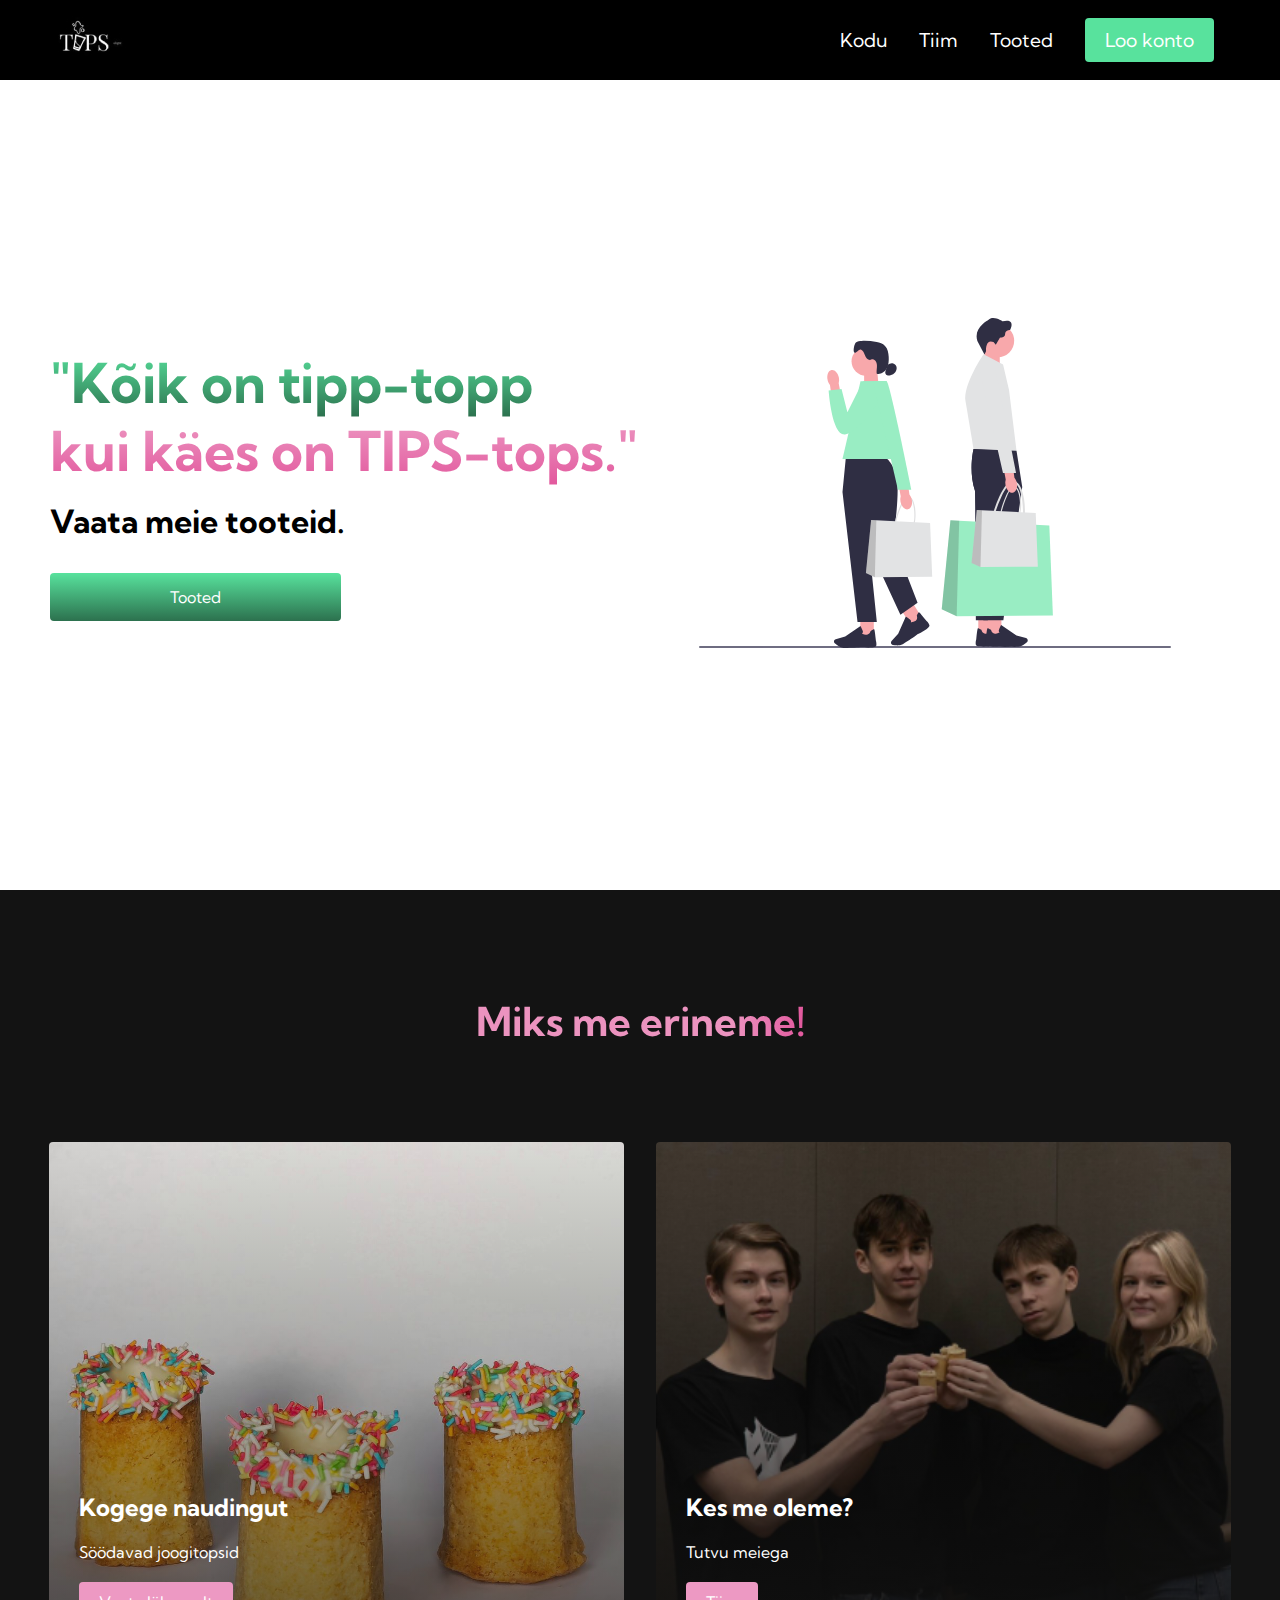
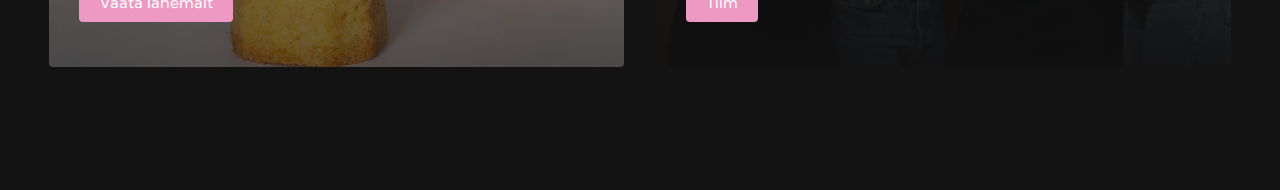
<file: index.html>
<!--Fontid-->

<!DOCTYPE html>
<html lang="en">
<head>
    <meta charset="UTF-8">
    <meta name="viewport" content="width=device-width, initial-scale=1.0">
    <title>Tips Tops</title>
    <link rel="stylesheet" href="styles.css">
    <link rel="preconnect" href="https://fonts.googleapis.com">
<link rel="preconnect" href="https://fonts.gstatic.com" crossorigin>
<link href="https://fonts.googleapis.com/css2?family=Kumbh+Sans:wght@400;700&display=swap" rel="stylesheet">
</head>
<body>

<!--Navbar algab siit-->
  
<!--Logo--> 

    <nav class="navbar">
    <div class="navbar__container">
        <a href="/home.html" id="navbar__logo">
            <img src="images/topstekst 80.jpg" alt="Logo">
        </a>
        
        <!--telefoni peal-->
        <div class="navbar__toggle" id="mobile-menu">
            <span class="bar"></span>   
            <span class="bar"></span>
            <span class="bar"></span>
        </div>

<!--Lingid-->

        <ul class="navbar__menu">
            <li class="navbar__item">
                <a href="/home.html" class="navbar__links">Kodu</a>
            </li>
            <li class="navbar__item">
                <a href="/Tiim.html" class="navbar__links">Tiim</a>
            </li>
            <li class="navbar__item">
                <a href="Tooted.html" class="navbar__links">Tooted</a>
            </li>
            <li class="navbar__btn">
                <a href="/" class="button">Loo konto</a>
            </li>
        </ul>
    </div>
</nav>

<!--Pealkirjad-->

<div class="main">
<div class="main__container">
    <div class="main__content">
        <h1>"Kõik on tipp-topp</h1>
        <h2>kui käes on TIPS-tops."</h2>
        <p>Vaata meie tooteid.</p>
        <button class="main__btn"><a href="/">Tooted</a></button>
    </div>
    <div class="main__img--container">
        <img src="images/undraw_undraw_shopping_bags_2ude_-1-_mnw3.svg" alt="shopping" id="main__img">
    </div>
</div>
</div>

<!--Alumised pealkirjad-->

<div class="services">
    <h1>Miks me erineme!</h1>
    <div class="services__container">
      <div class="services__card">
        <h2>Kogege naudingut</h2>
        <p>Söödavad joogitopsid</p>
        <button>Vaata lähemalt</button>
      </div>
      <div class="services__card">
        <h2>Kes me oleme?</h2>
        <p>Tutvu meiega</p>
        <button>Tiim</button>
      </div>
    </div>
  </div>

<script src="app.js"></script>
</body>
</html>
</file>
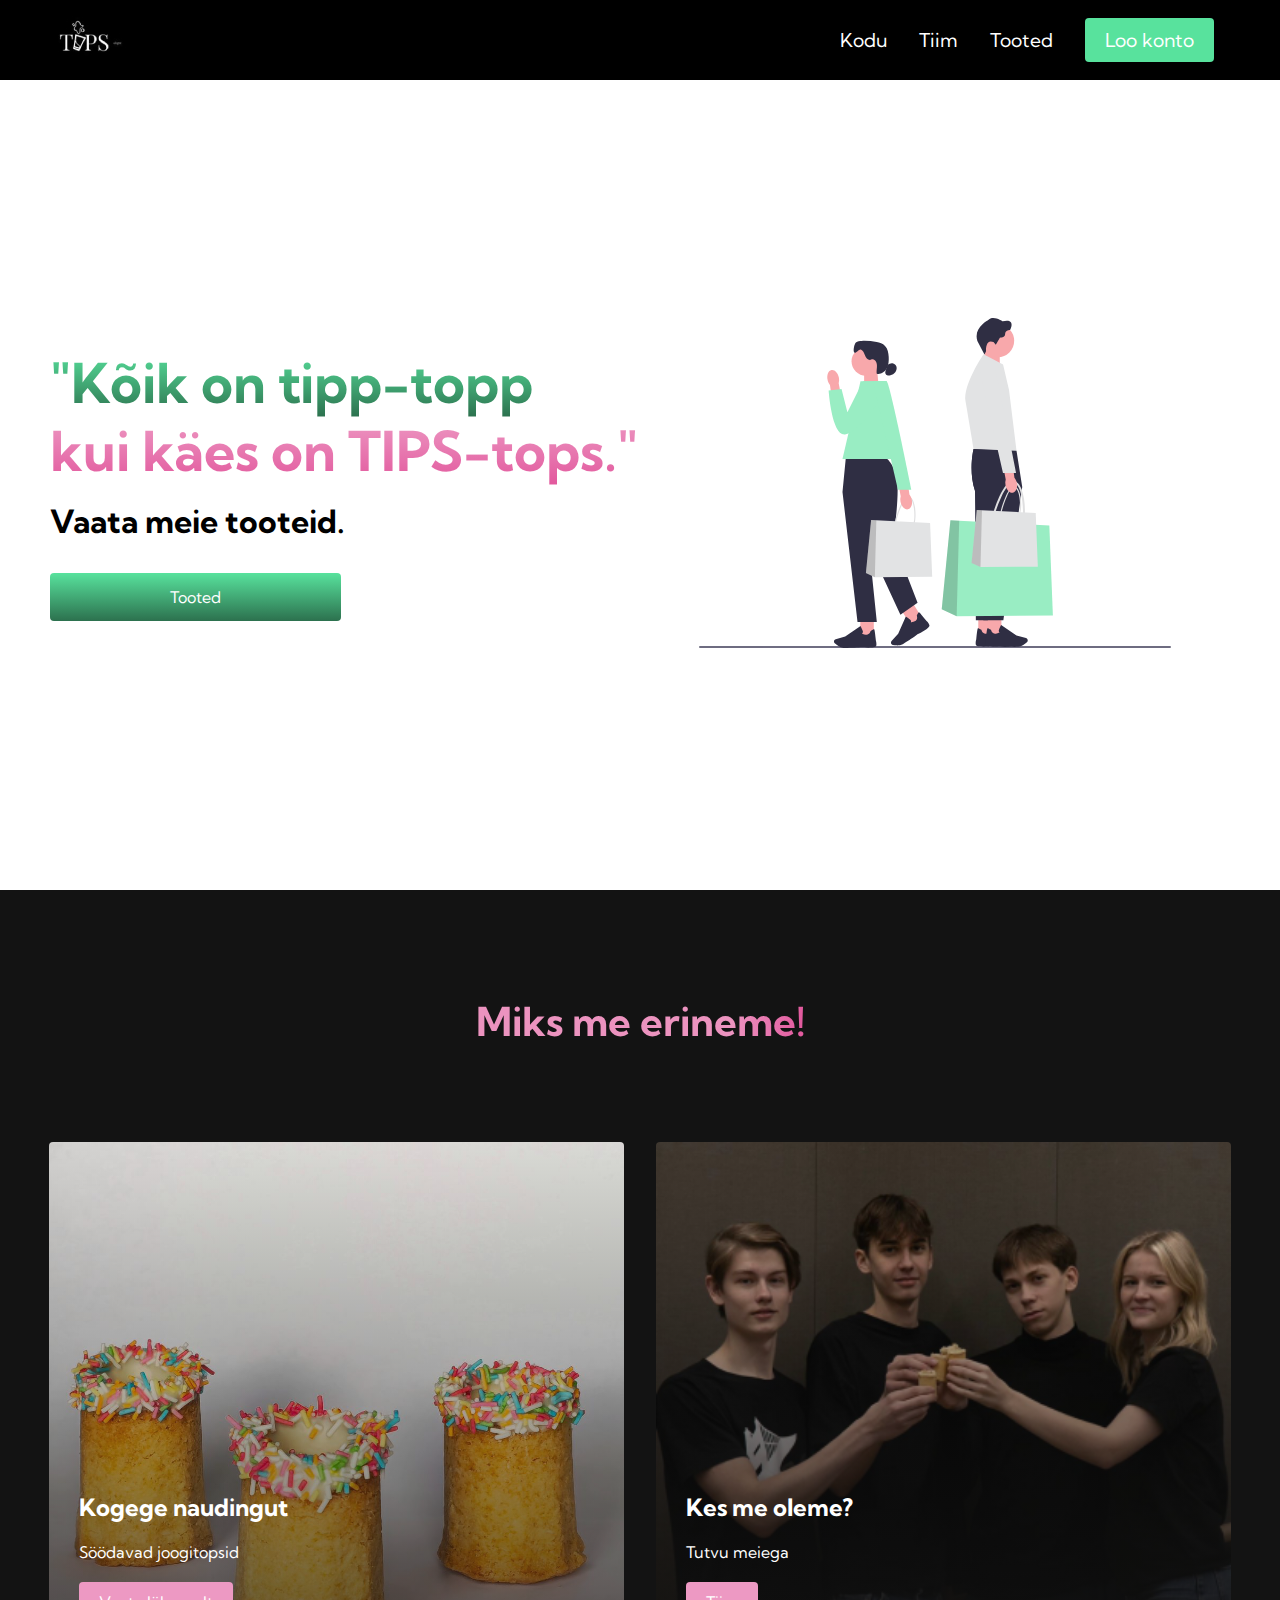
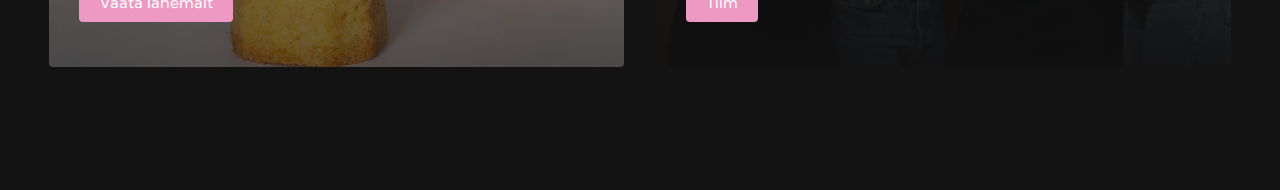
<file: home.html>
<!--Fontid-->

<!DOCTYPE html>
<html lang="en">
<head>
    <meta charset="UTF-8">
    <meta name="viewport" content="width=device-width, initial-scale=1.0">
    <title>Tips Tops</title>
    <link rel="stylesheet" href="styles.css">
    <link rel="preconnect" href="https://fonts.googleapis.com">
<link rel="preconnect" href="https://fonts.gstatic.com" crossorigin>
<link href="https://fonts.googleapis.com/css2?family=Kumbh+Sans:wght@400;700&display=swap" rel="stylesheet">
</head>
<body>

<!--Navbar algab siit-->
  
<!--Logo--> 

    <nav class="navbar">
    <div class="navbar__container">
        <a href="/home.html" id="navbar__logo">
            <img src="images/topstekst 80.jpg" alt="Logo">
        </a>
        
        <!--telefoni peal-->
        <div class="navbar__toggle" id="mobile-menu">
            <span class="bar"></span>   
            <span class="bar"></span>
            <span class="bar"></span>
        </div>

<!--Lingid-->

        <ul class="navbar__menu">
            <li class="navbar__item">
                <a href="/home.html" class="navbar__links">Kodu</a>
            </li>
            <li class="navbar__item">
                <a href="/Tiim.html" class="navbar__links">Tiim</a>
            </li>
            <li class="navbar__item">
                <a href="Tooted.html" class="navbar__links">Tooted</a>
            </li>
            <li class="navbar__btn">
                <a href="/" class="button">Loo konto</a>
            </li>
        </ul>
    </div>
</nav>

<!--Pealkirjad-->

<div class="main">
<div class="main__container">
    <div class="main__content">
        <h1>"Kõik on tipp-topp</h1>
        <h2>kui käes on TIPS-tops."</h2>
        <p>Vaata meie tooteid.</p>
        <button class="main__btn"><a href="/">Tooted</a></button>
    </div>
    <div class="main__img--container">
        <img src="images/undraw_undraw_shopping_bags_2ude_-1-_mnw3.svg" alt="shopping" id="main__img">
    </div>
</div>
</div>

<!--Alumised pealkirjad-->

<div class="services">
    <h1>Miks me erineme!</h1>
    <div class="services__container">
      <div class="services__card">
        <h2>Kogege naudingut</h2>
        <p>Söödavad joogitopsid</p>
        <button>Vaata lähemalt</button>
      </div>
      <div class="services__card">
        <h2>Kes me oleme?</h2>
        <p>Tutvu meiega</p>
        <button>Tiim</button>
      </div>
    </div>
  </div>

<script src="app.js"></script>
</body>
</html>
</file>
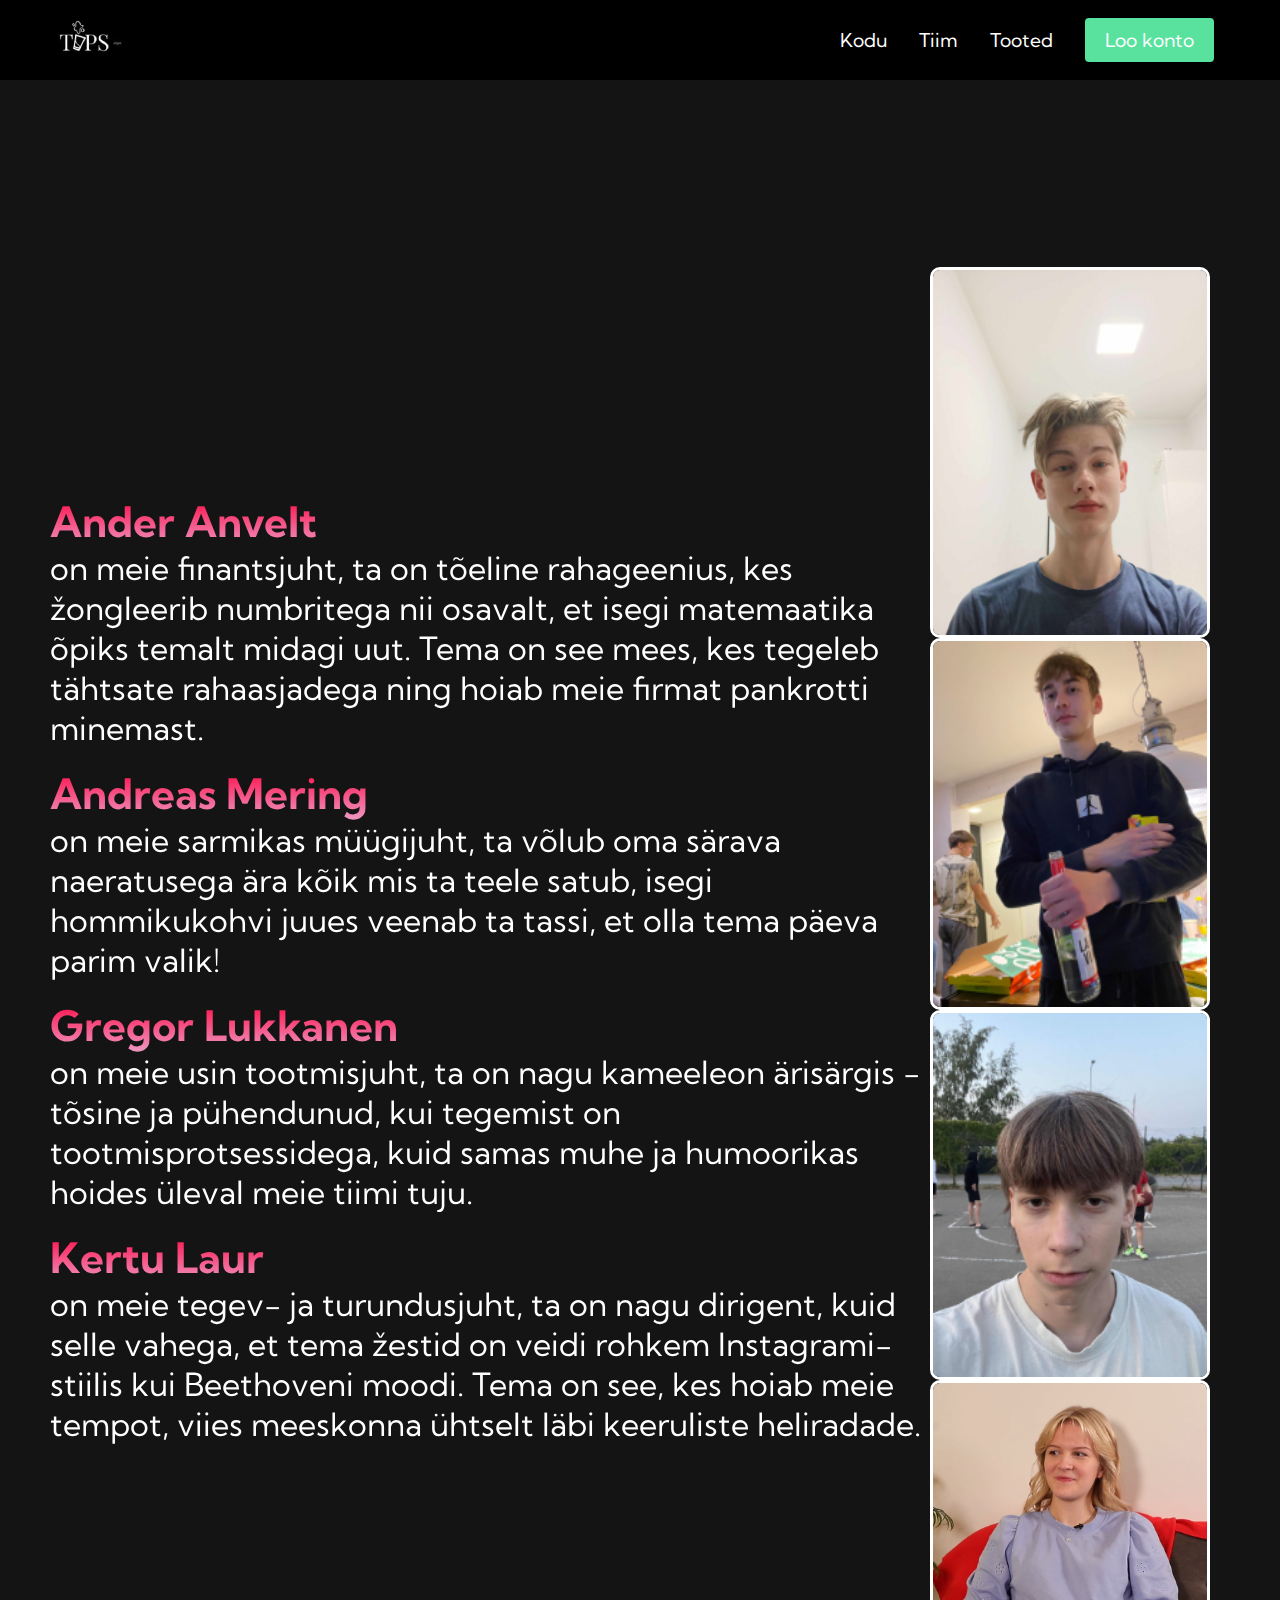
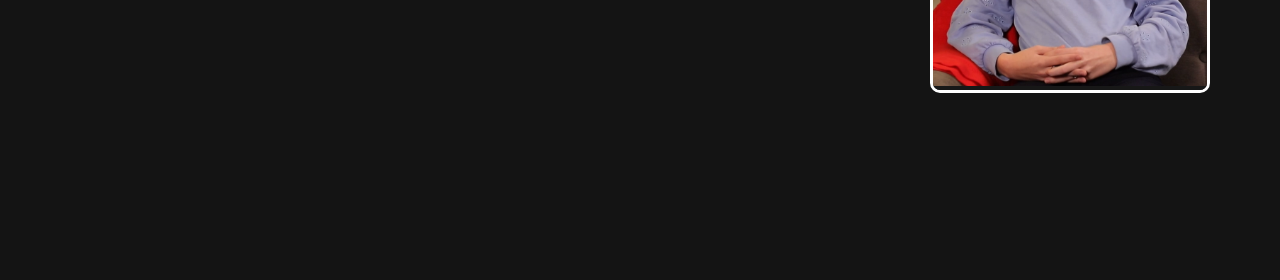
<file: Tiim.html>
<!--Fontid-->

<!DOCTYPE html>
<html lang="en">
<head>
    <meta charset="UTF-8">
    <meta name="viewport" content="width=device-width, initial-scale=1.0">
    <title>Tips Tops</title>
    <link rel="stylesheet" href="styles.css">
    <link rel="preconnect" href="https://fonts.googleapis.com">
<link rel="preconnect" href="https://fonts.gstatic.com" crossorigin>
<link href="https://fonts.googleapis.com/css2?family=Kumbh+Sans:wght@400;700&display=swap" rel="stylesheet">
</head>
<body>

<!--Navbar algab siit-->
   
<!--Logo--> 

    <nav class="navbar">
    <div class="navbar__container">
        <a href="/home.html" id="navbar__logo">
            <img src="/images/topstekst 80.jpg" alt="Logo">
        </a>
        
        <!--telefoni peal-->

        <div class="navbar__toggle" id="mobile-menu">
            <span class="bar"></span>
            <span class="bar"></span>
            <span class="bar"></span>
        </div>

<!--Lingid-->

        <ul class="navbar__menu">
            <li class="navbar__item">
                <a href="/home.html" class="navbar__links">Kodu</a>
            </li>
            <li class="navbar__item">
                <a href="/Tiim.html" class="navbar__links">Tiim</a>
            </li>
            <li class="navbar__item">
                <a href="Tooted.html" class="navbar__links">Tooted</a>
            </li>
            <li class="navbar__btn">
                <a href="/" class="button">Loo konto</a>
            </li>
        </ul>
    </div>
</nav>

<!--Navbar lõppeb siin-->

<!--Pealkirjad-->

<div class="Tiim">
<div class="Tiim__container">
    <div class="Tiim__content">
        <h1>Ander Anvelt</h1>
        <p>on meie finantsjuht, ta on tõeline rahageenius, kes žongleerib numbritega nii osavalt, et isegi matemaatika õpiks temalt midagi uut. Tema on see mees, kes tegeleb tähtsate rahaasjadega ning hoiab meie firmat pankrotti minemast.</p>
        <h2>Andreas Mering</h2>
        <p>on meie sarmikas müügijuht, ta võlub oma särava naeratusega ära kõik mis ta teele satub, isegi hommikukohvi juues veenab ta tassi, et olla tema päeva parim valik!</p>
        <h3>Gregor Lukkanen</h3>
        <p>on meie usin tootmisjuht, ta on nagu kameeleon ärisärgis - tõsine ja pühendunud, kui tegemist on tootmisprotsessidega, kuid samas muhe ja humoorikas hoides üleval meie tiimi tuju.</p>
        <h4>Kertu Laur</h4>
        <p>on meie tegev- ja turundusjuht, ta on nagu dirigent, kuid selle vahega, et tema žestid on veidi rohkem Instagrami-stiilis kui Beethoveni moodi. Tema on see, kes hoiab meie tempot, viies meeskonna ühtselt läbi keeruliste heliradade.</p>
    </div>
    <div class="Tiim__img--container">
        <img src="/images/ander (1).jpg" alt="Ander" id="Tiim__img">
        <img src="/images/andreas (1).jpg" alt="Andreas" id="Tiim__img">
        <img src="/images/Gregor (1).jpg" alt="Gregor" id="Tiim__img">
        <img src="/images/Kertu.png" alt="Kertu" id="Tiim__img">
    </div>
</div>
</div>

<!--Alumised pealkirjad-->


<!--javascripti seos-->

<script src="app.js"></script>
</body>
</html>
</file>
<file: styles.css>
/* Navbari stiil*/

*{
    box-sizing: border-box;
    margin: 0%;
    padding: 0%;
    font-family: 'Kumbh Sans', sans-serif;
}

.navbar {
background: #000000;
height: 80px;
display: flex;
justify-content: center;
align-items: center;
font-size: 1.2rem;
position: sticky;
top: 0;
z-index: 999;
}

.navbar__container {
    display: flex;
    justify-content: space-between;
    height: 80px;
    z-index: 1;
    width: 100%;
    max-width: 1300px;
    margin: 0 auto;
    padding: 0 50px;

}

#navbar__logo {
    background-color: #000000;
    background-size: 100%;
    align-items: center;
    cursor: pointer;  
}

.navbar__menu {
    display: flex;
    align-items: center;
    list-style: none;
    text-align: center;
}

.navbar__item {
    height: 80px;
}

.navbar__links {
    color: #fff;
    display: flex;
    align-items: center;
    justify-content: center;
    text-decoration: none;
    padding: 0 1rem;
    height: 100%;
}

.navbar__btn {
    display: flex;
    justify-content: center;
    align-items: center;
    padding: 0 1rem;
    width: 100%;
}

.button {
    display: flex;
    justify-content: center;
    align-items: center;
    text-decoration: none;
    padding: 10px 20px;
    height: 100%;
    width: 100%;
    border: none;
    outline: none;
    border-radius: 4px;
    background: #58e29d;
    color: #fff;
}

.button:hover {
    background: 	#2c714e;
    transition: all 0.3s ease;
}

.navbar__links:hover {
color: #58e29d;
transition: all 0.3s ease;
}

/*Telo peal*/

@media screen and (max-width: 960px) {
    .navbar__container {
        display: flex;
        justify-content: space-between;
        height: 80px;
        z-index: 1;
        width: 100%;
        max-width: 1300px;
        padding: 0%;
    }

    .navbar__menu {
        display: grid;
        grid-template-columns: auto;
        margin: 0;
        width: 100%;
        position: absolute;
        top: -1000px;
        opacity: 0;
        transition: all 0.5s ease;
        height: 50vh;
        z-index: -1;
    }

    .navbar__menu.active {
        background-color: #131313;
        top: 100%;
        opacity: 1;
        transition: all 0.5s ease;
        z-index: 99;
        height: 50vh;
        font-size: 1.6rem;
    }

    #navbar__logo {
        padding-left: 25px;
    }

    .navbar__toggle .bar {
        width: 25px;
        height: 3px;
        margin: 5px auto;
        transition: all 0.3s ease-in-out;
        background: #fff;
    }

    .navbar__item {
        width: 100%;
    }

    .navbar__links {
        text-align: center;
        padding: 2rem;
        width: 100%;
        display: table;
    }

    #mobile-menu {
        position: absolute;
        top: 20%;
        right: 5%;
        transform: translate(5%, 20%);
    }

    .navbar__btn {
        padding-bottom: 2rem;
    }

    .button {
        display: flex;
        justify-content: center;
        align-items: center;
        width: 80%;
        height: 80px;
        margin: 0;
    }

    .navbar__toggle .bar {
        display: block;
        cursor: pointer;
    }

    #mobile-menu.is-active .bar:nth-child(2) {
        opacity: 0;
    }

    #mobile-menu.is-active .bar:nth-child(1) {
       transform: translateY(8px) rotate(45deg);
    }

    #mobile-menu.is-active .bar:nth-child(3) {
        transform: translateY(-8px) rotate(-45deg);
    }

}

/* Algab põhileht */

.main {
    background-color: #fff;
}

.main__container {
    display: grid;
    grid-template-columns: 1fr 1fr;
    align-items: center;
    justify-self: center;
    margin: 0 auto;
    height: 90vh;
    background-color: #fff;
    z-index: 1;
    width: 100%;
    max-width: 1300px;
    padding: 0 50px;
}

.main__content h1 {
    font-size: 55px;
    background-color: #58e29d;
    background-image: linear-gradient(to top, 	#2c714e 0%, #58e29d 100%);
    background-size: 100%;
    -webkit-background-clip: text;
    -moz-background-clip: text;
    -webkit-text-fill-color: transparent;
    -moz-text-fill-color: transparent;
  } 

.main__content h2 {
    font-size: 55px;
    background-color: #58e29d;
    background-image: linear-gradient(to top, #e2589d 0%, #ed99c3  100%);
    background-size: 100%;
    -webkit-background-clip: text;
    -moz-background-clip: text;
    -webkit-text-fill-color: transparent;
    -moz-text-fill-color: transparent;               
}

.main__content p {
    margin-top: 1rem;
    font-size: 2rem;
    font-weight: 700;
    color: #000000;
}

.main__btn {
    font-size: 1rem;
    background-image: linear-gradient(to top, #2c714e 0%, #58e29d 100%);
    padding: 14px 120px;
    border: none;
    border-radius: 4px;
    color: #fff;
    margin-top: 2rem;
    position: relative;
    transition: all 0.35s;
    outline: none;
}

.main__btn a {
    position: relative;
    z-index: 2;
    color: #fff;
    text-decoration: none;
}

.main__btn:after {
    position: absolute;
    content: '';
    top: 0;
    left: 0;
    width: 0;
    height: 100%;
    background: #2c714e;
    transition: all 0.35s;
    border-radius: 4px;
}

.main__btn:hover {
    color: #fff;
}

.main__btn:hover:after {
    width: 100%;
  }
  
  .main__img--container {
    text-align: center;
  }
  
  #main__img {
    height: 80%;
    width: 80%;
  }

  @media screen and (max-width: 768px) {
    .main__container {
      display: grid;
      grid-template-columns: auto;
      align-items: center;
      justify-self: center;
      width: 100%;
      margin: 0 auto;
      height: 90vh;
    }
  
    .main__content {
      text-align: center;
      margin-bottom: 4rem;
    }
  
    .main__content h1 {
      font-size: 2.5rem;
      margin-top: 2rem;
    }
  
    .main__content h2 {
      font-size: 3rem;
    }
  
    .main__content p {
      margin-top: 1rem;
      font-size: 1.5rem;
    }
  }
  
  @media screen and (max-width: 480px) {
    .main__content h1 {
      font-size: 2rem;
      margin-top: 3rem;
    }
  
    .main__content h2 {
      font-size: 2rem;
    }
  
    .main__content p {
      margin-top: 2rem;
      font-size: 1.5rem;
    }
  
    .main__btn {
      padding: 12px 36px;
      margin: 2.5rem 0;
    }
  }

  /* Siit algab teine pool*/

  .services {
  background: #131313;
  display: flex;
  flex-direction: column;
  justify-content: center;
  align-items: center;
  height: 100vh;
}

.services h1 {
  background-color: #e2589d;
  background-image: linear-gradient(
    to right,
    #ed99c3 0%,
      #ec93bf 0%,
      #ec93bf 21%,
      #ec93bf 52%,
      #ec93bf 78%,  
      #e2589d 100%
  );
  background-size: 100%;
  -webkit-background-clip: text;
  -moz-background-clip: text;
  -webkit-text-fill-color: transparent;
  -moz-text-fill-color: transparent;
  margin-bottom: 5rem;
  font-size: 2.5rem;
}

.services__container {
  display: flex;
  justify-content: center;
  flex-wrap: wrap;
}

.services__card {
  margin: 1rem;
  height: 525px;
  width: 400px;
  border-radius: 4px;
  background-image: linear-gradient(
      to bottom,
      rgba(0, 0, 0, 0) 0%,
      rgba(17, 17, 17, 0.6) 100%
    ),
    url('/images/pic3.jpg');
  background-size: cover;
  position: relative;
  color: #fff;
}

.services__card:before {
  opacity: 0.2;
}

.services__card:nth-child(2) {
  background-image: linear-gradient(
      to bottom,
      rgba(0, 0, 0, 0) 0%,
      rgba(17, 17, 17, 0.9) 100%
    ),
    url('/images/pic4.jpg');
}

.services__card h2 {
  position: absolute;
  top: 350px;
  left: 30px;
}

.services__card p {
  position: absolute;
  top: 400px;
  left: 30px;
}

.services__card button {
  color: #fff;
  padding: 10px 20px;
  border: none;
  outline: none;
  border-radius: 4px;
  background: #ed99c3;
  position: absolute;
  top: 440px;
  left: 30px;
  font-size: 1rem;
}

.services__card button:hover {
  cursor: pointer;
}

.services__card:hover {
  transform: scale(1.075);
  transition: 0.2s ease-in;
  cursor: pointer;
}

@media screen and (max-width: 960px) {
  .services {
    height: 1600px;
  }

  .services h1 {
    font-size: 2rem;
    margin-top: 12rem;
  }
}

@media screen and (max-width: 480px) {
  .services {
    height: 1400px;
  }

  .services h1 {
    font-size: 1.2rem;
  }

  .services__card {
    width: 300px;
  }
}.services {
    background: #131313;
    display: flex;
    flex-direction: column;
    justify-content: center;
    align-items: center;
    height: 100vh;
  }
  
  .services h1 {
    background-color: 	#e2589d;
    background-image: linear-gradient(
      to right,
      #ed99c3 0%,
      #ec93bf 0%,
      #ec93bf 21%,
      #ec93bf 52%,
      #ec93bf 78%,  
      #e2589d 100%
    );
    background-size: 100%;
    -webkit-background-clip: text;
    -moz-background-clip: text;
    -webkit-text-fill-color: transparent;
    -moz-text-fill-color: transparent;
    margin-bottom: 5rem;
    font-size: 2.5rem;
  }
  
  .services__container {
    display: flex;
    justify-content: center;
    flex-wrap: wrap;
  }
  
  .services__card {
    margin: 1rem;
    height: 525px;
    width: 575px;
    border-radius: 4px;
    background-image: linear-gradient(
        to bottom,
        rgba(0, 0, 0, 0) 0%,
        rgba(17, 17, 17, 0.6) 100%
      ),
      url('/images/pic3.jpg');
    background-size: cover;
    position: relative;
    color: #fff;
  }
  
  .services__card:before {
    opacity: 0.2;
  }
  
  .services__card:nth-child(2) {
    background-image: linear-gradient(
        to bottom,
        rgba(0, 0, 0, 0) 0%,
        rgba(17, 17, 17, 0.9) 100%
      ),
      url('/images/pic4.jpg');
  }
  
  .services__card h2 {
    position: absolute;
    top: 350px;
    left: 30px;
  }
  
  .services__card p {
    position: absolute;
    top: 400px;
    left: 30px;
  }
  
  .services__card button {
    color: #fff;
    padding: 10px 20px;
    border: none;
    outline: none;
    border-radius: 4px;
    background: #ed99c3;
    position: absolute;
    top: 440px;
    left: 30px;
    font-size: 1rem;
  }
  
  .services__card button:hover {
    cursor: pointer;
  }
  
  .services__card:hover {
    transform: scale(1.075);
    transition: 0.2s ease-in;
    cursor: pointer;
  }
  
  @media screen and (max-width: 960px) {
    .services {
      height: 1600px;
    }
  
    .services h1 {
      font-size: 2rem;
      margin-top: 12rem;
    }
  }
  
  @media screen and (max-width: 480px) {
    .services {
      height: 1400px;
    }
  
    .services h1 {
      font-size: 1.2rem;
    }
  
    .services__card {
      width: 300px;
    }
  }


/* Tiimi lehe stiil */

.Tiim {
  background-color: #141414;
  display: flex;
  justify-content: center;
  align-items: center;
  min-height: 100vh;
}

.Tiim__container {
  display: flex;
  align-items: flex-start;
  grid-template-columns: 1fr 1fr;
  align-items: center;                                     /* Siit saad muuta suurust lehel*/
  justify-self: center;
  margin: 0 auto;
  height: 200vh;
  background-color: #141414;
  z-index: 1;
  width: 100%;
  max-width: 1300px;
  padding: 0 50px;
}

.Tiim__content h1 {
  font-size: 42px;
  background-color: #ffffff;
  background-image: linear-gradient(to top, #ed99c3 0%, #ff0844 100%);
  background-size: 100%;
  -webkit-background-clip: text;
  -moz-background-clip: text;
  -webkit-text-fill-color: transparent;
  -moz-text-fill-color: transparent;
}

.Tiim__content h2 {
  font-size: 42px;
  background-color: #ffffff;
  background-image: linear-gradient(to top, #ed99c3 0%, #ff0844 100%);
  background-size: 100%;
  -webkit-background-clip: text;
  -moz-background-clip: text;
  -webkit-text-fill-color: transparent;
  -moz-text-fill-color: transparent;
}

.Tiim__content h3 {
  font-size: 42px;
  background-color: #ffffff;
  background-image: linear-gradient(to top, #ed99c3 0%, #ff0844 100%);
  background-size: 100%;
  -webkit-background-clip: text;
  -moz-background-clip: text;
  -webkit-text-fill-color: transparent;
  -moz-text-fill-color: transparent;
}

.Tiim__content h4 {
  font-size: 42px;
  background-color: #ffffff;
  background-image: linear-gradient(to top, #ed99c3 0%, #ff0844 100%);
  background-size: 100%;
  -webkit-background-clip: text;
  -moz-background-clip: text;
  -webkit-text-fill-color: transparent;
  -moz-text-fill-color: transparent;
}

.Tiim__content p {
  font-size: 32px;
  background-color: #ffffff;
  background-size: 100%;
  -webkit-background-clip: text;
  -moz-background-clip: text;
  -webkit-text-fill-color: transparent;
  -moz-text-fill-color: transparent;     
  text-align: left;
  margin-bottom: 20px;          
}

.Tiim__img--container {
  display: flex;
  flex-direction: column;
  margin: 150px auto;
  width: 70%; 
}

.img-wrapper {
  margin-bottom: 20px; 
}


#Tiim__img {
  max-width: 320px; 
  height: auto; 
  float: left; 
  margin-right: 20px;
  border: 3px solid #fff;
  border-radius: 10px;
}
</file>
